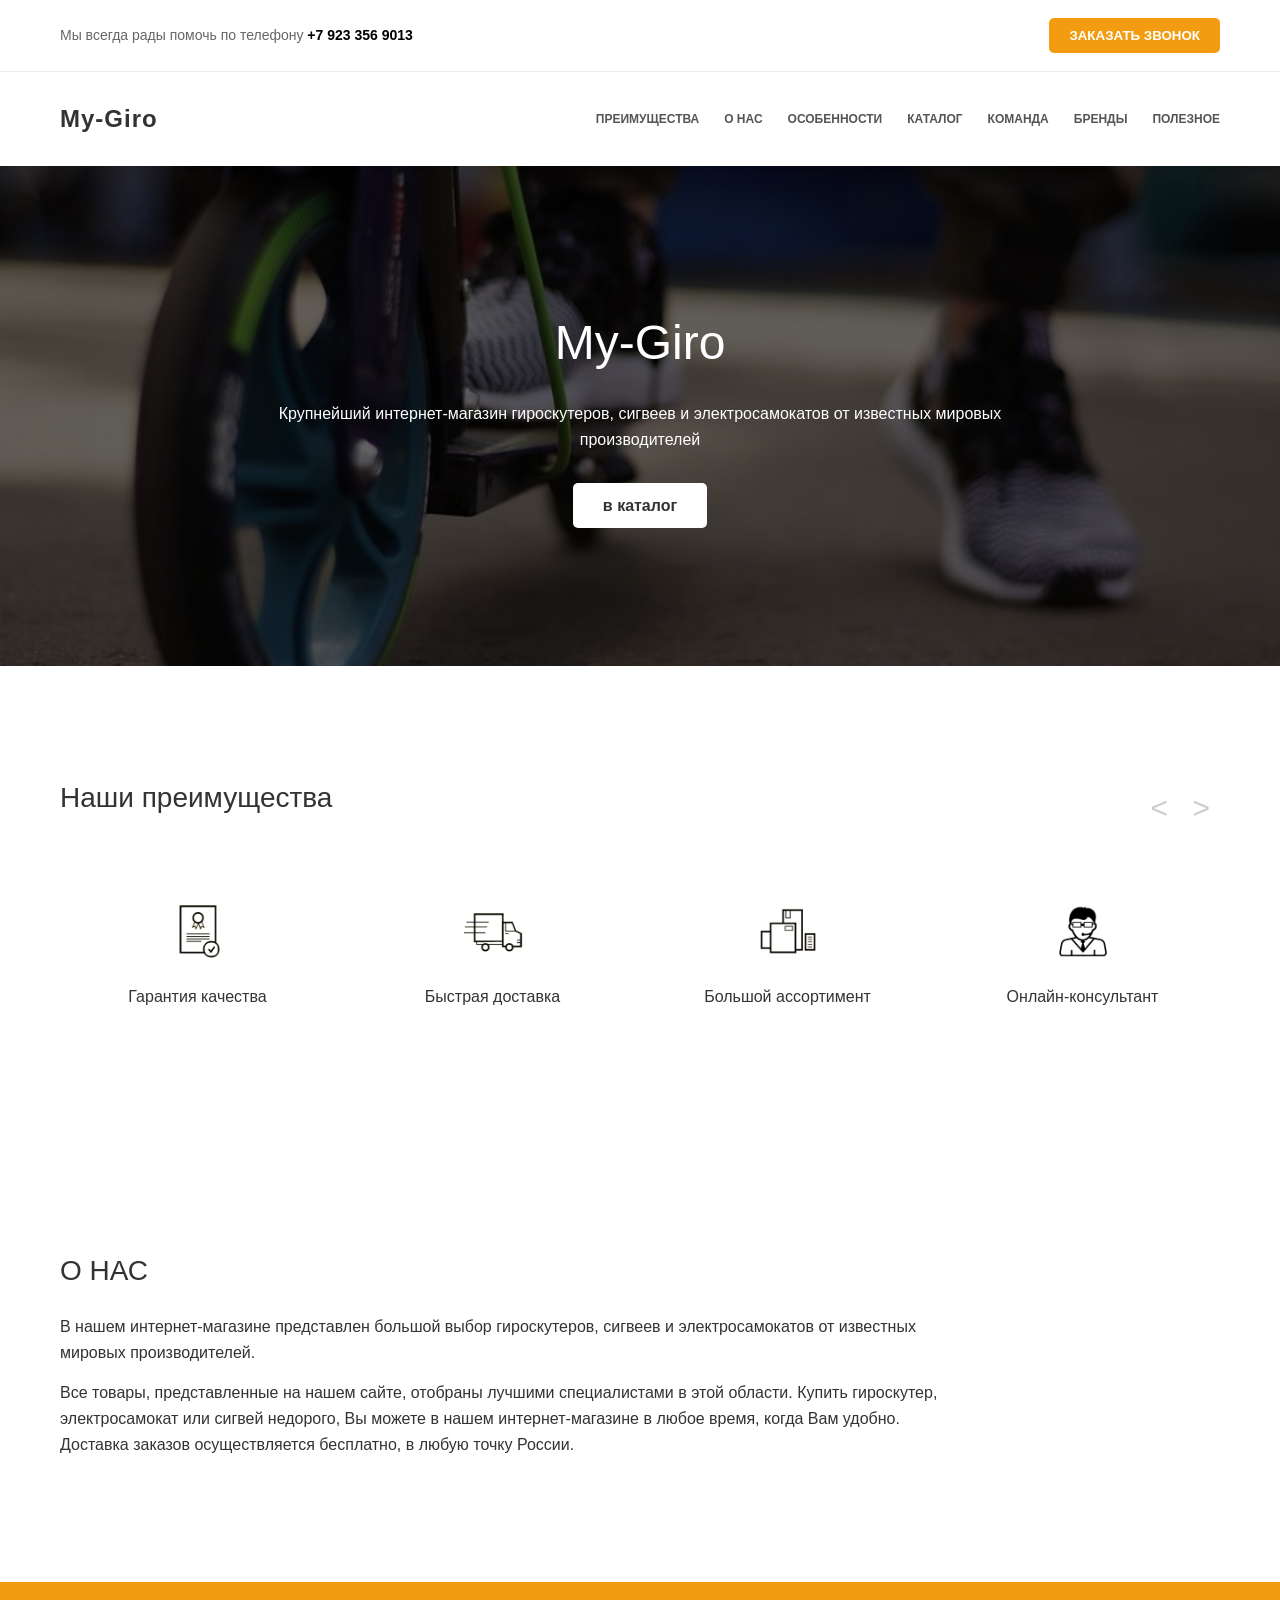
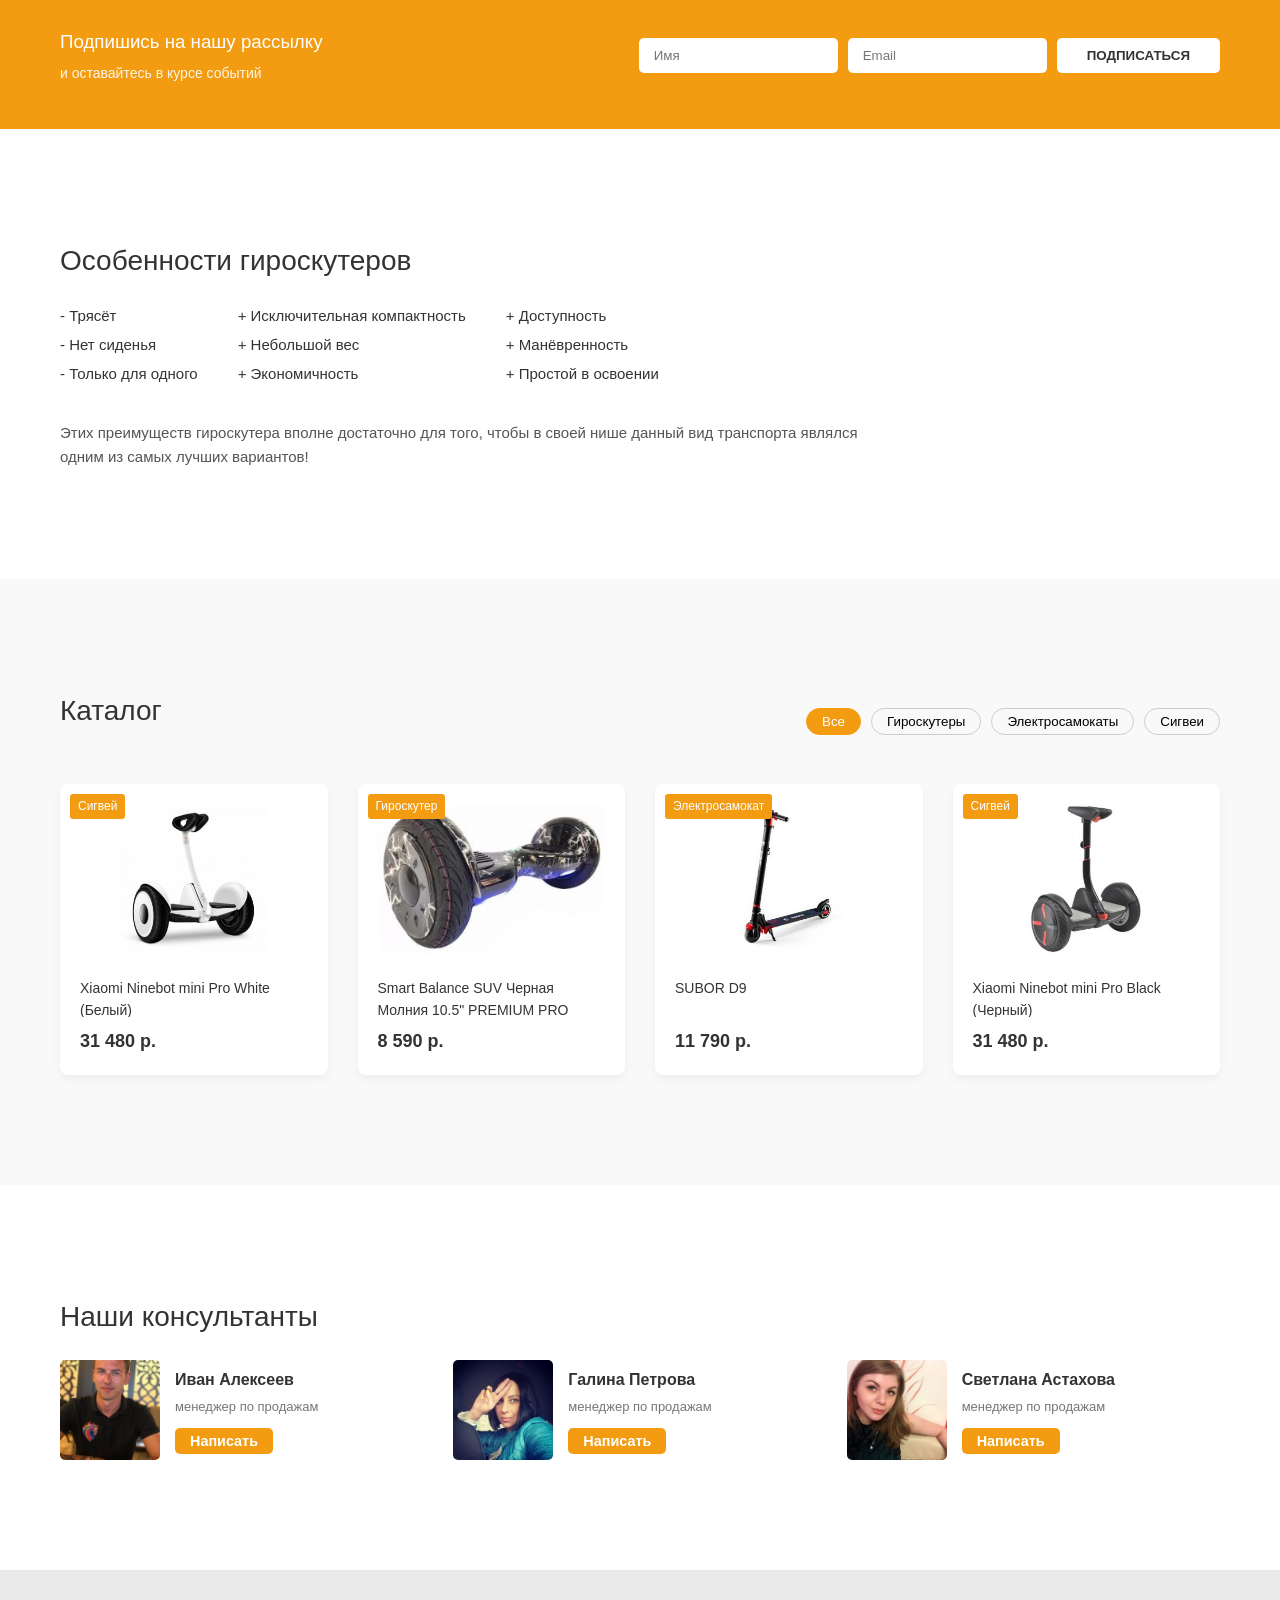
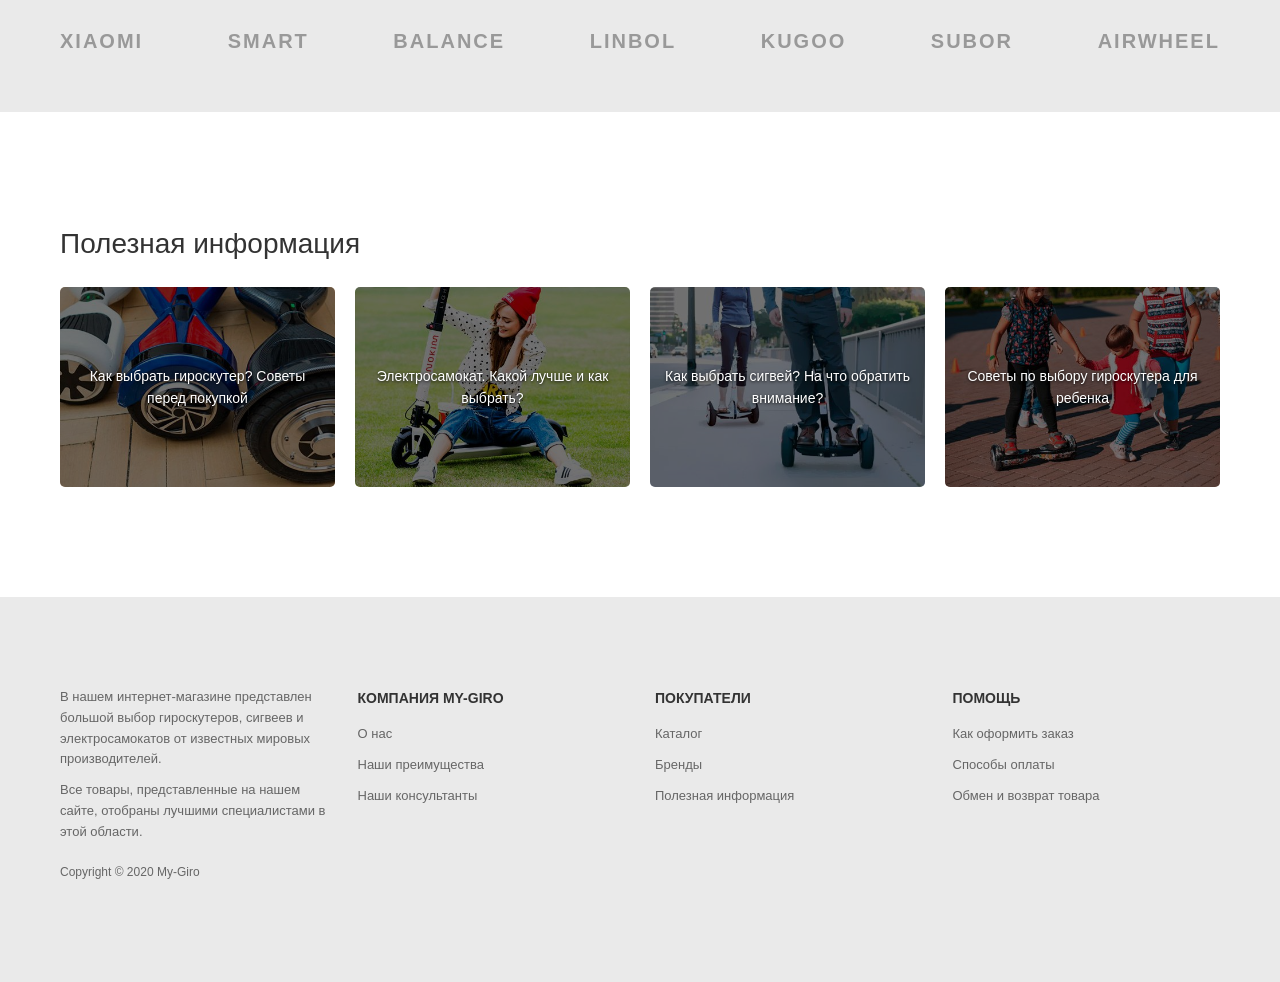
<file: index.html>
<!DOCTYPE html>
<html lang="ru">

<head>
    <meta charset="UTF-8">
    <meta name="viewport" content="width=device-width, initial-scale=1.0">
    <title>My-Giro</title>
    <link rel="stylesheet" href="css/style.css">
</head>

<body>

    <!-- Шапка -->
    <header>
        <div class="top-bar">
            <div class="container top-bar-content">
                <span>Мы всегда рады помочь по телефону <a href="tel:+79235689013">+7 923 356 9013</a></span>
                <button class="btn-orange" id="callOrderBtn">ЗАКАЗАТЬ ЗВОНОК</button>
            </div>
        </div>
        <div class="main-nav">
            <div class="container nav-content">
                <div class="logo">My-Giro</div>
                <nav>
                    <ul>
                        <li><a href="#advantages">ПРЕИМУЩЕСТВА</a></li>
                        <li><a href="#about">О НАС</a></li>
                        <li><a href="#features">ОСОБЕННОСТИ</a></li>
                        <li><a href="#catalog">КАТАЛОГ</a></li>
                        <li><a href="#team">КОМАНДА</a></li>
                        <li><a href="#brands">БРЕНДЫ</a></li>
                        <li><a href="#info">ПОЛЕЗНОЕ</a></li>
                    </ul>
                </nav>
            </div>
        </div>
    </header>

    <!-- Герой-секция -->
    <section class="hero" style="background-image: url('img/hero.jpg');">
        <div class="hero-overlay"></div>
        <div class="container hero-content">
            <h1>My-Giro</h1>
            <p>Крупнейший интернет-магазин гироскутеров, сигвеев и электросамокатов от известных мировых производителей
            </p>
            <a href="#catalog" class="btn-white">в каталог</a>
        </div>
    </section>

    <!-- Преимущества -->
    <section id="advantages" class="section-padding">
        <div class="container">
            <div class="section-header">
                <h2>Наши преимущества</h2>
                <div class="carousel-arrows">
                    <button id="prevAdv">&lt;</button>
                    <button id="nextAdv">&gt;</button>
                </div>
            </div>
            <div class="advantages-grid" id="advantagesContainer">
            </div>
        </div>
    </section>

        <!-- О нас -->
    <section id="about" class="section-padding">
        <div class="container">
            <h2>О НАС</h2>
            <p>В нашем интернет-магазине представлен большой выбор гироскутеров, сигвеев и электросамокатов от известных
                мировых производителей.</p>
            <p>Все товары, представленные на нашем сайте, отобраны лучшими специалистами в этой области. Купить
                гироскутер, электросамокат или сигвей недорого, Вы можете в нашем интернет-магазине в любое время, когда
                Вам удобно. Доставка заказов осуществляется бесплатно, в любую точку России.</p>
        </div>
    </section>

    <!-- Подписка -->
    <section class="subscription">
        <div class="container sub-content">
            <div class="sub-text">
                <h3>Подпишись на нашу рассылку</h3>
                <p>и оставайтесь в курсе событий</p>
            </div>
            <form id="subscribeForm" class="sub-form">
                <input type="text" id="subName" placeholder="Имя" required>
                <input type="email" id="subEmail" placeholder="Email" required>
                <button type="submit" class="btn-white">ПОДПИСАТЬСЯ</button>
            </form>
        </div>
    </section>

    <!-- Особенности -->
    <section id="features" class="section-padding">
        <div class="container">
            <h2>Особенности гироскутеров</h2>
            <div class="features-list">
                <div class="feature-col">
                    <ul>
                        <li>- Трясёт</li>
                        <li>- Нет сиденья</li>
                        <li>- Только для одного</li>
                    </ul>
                </div>
                <div class="feature-col">
                    <ul>
                        <li>+ Исключительная компактность</li>
                        <li>+ Небольшой вес</li>
                        <li>+ Экономичность</li>
                    </ul>
                </div>
                <div class="feature-col">
                    <ul>
                        <li>+ Доступность</li>
                        <li>+ Манёвренность</li>
                        <li>+ Простой в освоении</li>
                    </ul>
                </div>
            </div>
            <p class="features-footer">Этих преимуществ гироскутера вполне достаточно для того, чтобы в своей нише
                данный вид транспорта являлся одним из самых лучших вариантов!</p>
        </div>
    </section>

    <!-- Каталог -->
    <section id="catalog" class="section-padding bg-light">
        <div class="container">
            <div class="catalog-header">
                <h2>Каталог</h2>
                <div class="filters">
                    <button class="filter-btn active" data-filter="all">Все</button>
                    <button class="filter-btn" data-filter="gyro">Гироскутеры</button>
                    <button class="filter-btn" data-filter="scooter">Электросамокаты</button>
                    <button class="filter-btn" data-filter="sigway">Сигвеи</button>
                </div>
            </div>

            <div class="catalog-grid" id="catalogGrid">
                <!-- Товар 1 -->
                <div class="product-card" data-category="sigway">
                    <span class="product-badge orange">Сигвей</span>
                    <img src="img/product6.jpg" alt="Сигвей">
                    <p class="product-name">Xiaomi Ninebot mini Pro White (Белый)</p>
                    <p class="product-price">31 480 р.</p>
                </div>
                <!-- Товар 2 -->
                <div class="product-card" data-category="gyro">
                    <span class="product-badge orange">Гироскутер</span>
                    <img src="img/product3.jpg" alt="Гироскутер">
                    <p class="product-name">Smart Balance SUV Черная Молния 10.5" PREMIUM PRO</p>
                    <p class="product-price">8 590 р.</p>
                </div>
                <!-- Товар 3 -->
                <div class="product-card" data-category="scooter">
                    <span class="product-badge orange">Электросамокат</span>
                    <img src="img/product9.jpg" alt="Электросамокат">
                    <p class="product-name">SUBOR D9</p>
                    <p class="product-price">11 790 р.</p>
                </div>
                <!-- Товар 4 -->
                <div class="product-card" data-category="sigway">
                    <span class="product-badge orange">Сигвей</span>
                    <img src="img/product4.jpg" alt="Сигвей">
                    <p class="product-name">Xiaomi Ninebot mini Pro Black (Черный)</p>
                    <p class="product-price">31 480 р.</p>
                </div>
            </div>
        </div>
    </section>

    <!-- Консультанты -->
    <section id="team" class="section-padding">
        <div class="container">
            <h2>Наши консультанты</h2>
            <div class="team-grid">
                <div class="team-member">
                    <img src="img/consultant1.jpg" alt="Иван Алексеев">
                    <div class="member-info">
                        <h4>Иван Алексеев</h4>
                        <p>менеджер по продажам</p>
                        <button class="btn-orange small-btn open-consult-btn"
                            data-name="Иван Алексеев">Написать</button>
                    </div>
                </div>
                <div class="team-member">
                    <img src="img/consultant2.jpg" alt="Галина Петрова">
                    <div class="member-info">
                        <h4>Галина Петрова</h4>
                        <p>менеджер по продажам</p>
                        <button class="btn-orange small-btn open-consult-btn"
                            data-name="Галина Петрова">Написать</button>
                    </div>
                </div>
                <div class="team-member">
                    <img src="img/consultant3.jpg" alt="Светлана Астахова">
                    <div class="member-info">
                        <h4>Светлана Астахова</h4>
                        <p>менеджер по продажам</p>
                        <button class="btn-orange small-btn open-consult-btn"
                            data-name="Светлана Астахова">Написать</button>
                    </div>
                </div>
            </div>
        </div>
    </section>

    <!-- Бренды -->
    <section id="brands" class="brands-section">
        <div class="container brands-list">
            <span>XIAOMI</span>
            <span>SMART</span>
            <span>BALANCE</span>
            <span>LINBOL</span>
            <span>KUGOO</span>
            <span>SUBOR</span>
            <span>AIRWHEEL</span>
        </div>
    </section>

    <!-- Полезная информация -->
    <section id="info" class="section-padding">
        <div class="container">
            <h2>Полезная информация</h2>
            <div class="info-grid">
                <div class="info-card"
                    data-info="Выбор гироскутера зависит от вашего бюджета и целей. Обратите внимание на мощность двигателя и размер колес.">
                    <div class="info-card-overlay"></div>
                    <img src="img/info1.jpg" alt="Как выбрать">
                    <p>Как выбрать гироскутер? Советы перед покупкой</p>
                </div>
                <div class="info-card"
                    data-info="Электросамокаты делятся на городские (легкие) и внедорожные (мощные). Для города лучше выбирать модель с хорошей амортизацией.">
                    <div class="info-card-overlay"></div>
                    <img src="img/info2.jpg" alt="Электросамокат">
                    <p>Электросамокат. Какой лучше и как выбрать?</p>
                </div>
                <div class="info-card"
                    data-info="При выборе сигвея обратите внимание на максимальную нагрузку и наличие сертификатов безопасности.">
                    <div class="info-card-overlay"></div>
                    <img src="img/info3.jpg" alt="Сигвей">
                    <p>Как выбрать сигвей? На что обратить внимание?</p>
                </div>
                <div class="info-card"
                    data-info="Для детей лучше выбирать гироскутеры с ограничением скорости и небольшим диаметром колес (6.5 дюймов).">
                    <div class="info-card-overlay"></div>
                    <img src="img/info4.jpg" alt="Ребенку">
                    <p>Советы по выбору гироскутера для ребенка</p>
                </div>
            </div>
        </div>
    </section>

    <!-- Подвал -->
    <footer>
        <div class="container footer-content">
            <div class="footer-col">
                <p>В нашем интернет-магазине представлен большой выбор гироскутеров, сигвеев и электросамокатов от
                    известных мировых производителей.</p>
                <p>Все товары, представленные на нашем сайте, отобраны лучшими специалистами в этой области.</p>
                <p class="copyright">Copyright © 2020 My-Giro</p>
            </div>
            <div class="footer-col">
                <h4>КОМПАНИЯ MY-GIRO</h4>
                <ul>
                    <li><a href="#about">О нас</a></li>
                    <li><a href="#advantages">Наши преимущества</a></li>
                    <li><a href="#team">Наши консультанты</a></li>
                </ul>
            </div>
            <div class="footer-col">
                <h4>ПОКУПАТЕЛИ</h4>
                <ul>
                    <li><a href="#catalog">Каталог</a></li>
                    <li><a href="#brands">Бренды</a></li>
                    <li><a href="#info">Полезная информация</a></li>
                </ul>
            </div>
            <div class="footer-col">
                <h4>ПОМОЩЬ</h4>
                <ul>
                    <li><a href="#">Как оформить заказ</a></li>
                    <li><a href="#">Способы оплаты</a></li>
                    <li><a href="#">Обмен и возврат товара</a></li>
                </ul>
            </div>
        </div>
    </footer>

    <!-- Модальные окна -->
    <div class="modal" id="callModal">
        <div class="modal-content">
            <span class="close-btn">&times;</span>
            <h3>Заказать звонок</h3>
            <form id="callForm">
                <input type="text" placeholder="Ваше имя" required>
                <input type="tel" placeholder="Номер телефона" required>
                <input type="email" placeholder="Email" required>
                <button type="submit" class="btn-orange">Заказать звонок</button>
            </form>
        </div>
    </div>

    <div class="modal" id="consultModal">
        <div class="modal-content">
            <span class="close-btn">&times;</span>
            <h3 id="consultTitle">Написать консультанту</h3>
            <form id="consultForm">
                <input type="text" placeholder="Ваше имя" required>
                <input type="email" placeholder="Ваша почта" required>
                <textarea placeholder="Ваше письмо" rows="4" required></textarea>
                <button type="submit" class="btn-orange">Отправить</button>
            </form>
        </div>
    </div>

    <div class="modal" id="infoModal">
        <div class="modal-content">
            <span class="close-btn">&times;</span>
            <h3>Полезная информация</h3>
            <p id="infoText"></p>
        </div>
    </div>

    <div class="modal" id="alertModal">
        <div class="modal-content text-center">
            <span class="close-btn">&times;</span>
            <p id="alertText" style="margin-top: 15px; font-size: 18px;"></p>
        </div>
    </div>

    <script>
        //КАРУСЕЛЬ ПРЕИМУЩЕСТВ
        let advantages = [
            { img: 'img/100-kachestvo.png', text: 'Гарантия качества' },
            { img: 'img/bistraya-dostavka.png', text: 'Быстрая доставка' },
            { img: 'img/bolshoy-assortiment.png', text: 'Большой ассортимент' },
            { img: 'img/consultant.png', text: 'Онлайн-консультант' }
        ];
        const advContainer = document.getElementById('advantagesContainer');

        function renderAdvantages() {
            advContainer.innerHTML = '';
            advantages.forEach(item => {
                advContainer.innerHTML += `
                    <div class="advantage-item">
                        <img src="${item.img}" alt="${item.text}">
                        <p>${item.text}</p>
                    </div>
                `;
            });
        }

        document.getElementById('nextAdv').addEventListener('click', () => {
            const firstItem = advantages.shift();
            advantages.push(firstItem);
            renderAdvantages();
        });

        document.getElementById('prevAdv').addEventListener('click', () => {
            const lastItem = advantages.pop();
            advantages.unshift(lastItem);
            renderAdvantages();
        });

        renderAdvantages();

        //Фильтрация каталога
        const filterBtns = document.querySelectorAll('.filter-btn');
        const products = document.querySelectorAll('.product-card');

        filterBtns.forEach(btn => {
            btn.addEventListener('click', () => {
                filterBtns.forEach(b => b.classList.remove('active'));
                btn.classList.add('active');

                const filter = btn.getAttribute('data-filter');

                products.forEach(product => {
                    if (filter === 'all' || product.getAttribute('data-category') === filter) {
                        product.style.display = 'block';
                    } else {
                        product.style.display = 'none';
                    }
                });
            });
        });

        //Форма подписки
        document.getElementById('subscribeForm').addEventListener('submit', function (e) {
            e.preventDefault();
            const name = document.getElementById('subName').value;
            const email = document.getElementById('subEmail').value;

            showAlert(`Спасибо, ${name}! Вы успешно подписались на рассылку на адрес ${email}.`);
            this.reset();
        });

        //Модальные окна
        const modals = document.querySelectorAll('.modal');
        const closeBtns = document.querySelectorAll('.close-btn');

        function openModal(modalId) {
            document.getElementById(modalId).style.display = 'block';
        }

        closeBtns.forEach(btn => {
            btn.addEventListener('click', function () {
                this.closest('.modal').style.display = 'none';
            });
        });

        window.addEventListener('click', function (e) {
            modals.forEach(modal => {
                if (e.target === modal) {
                    modal.style.display = 'none';
                }
            });
        });

        //Кнопка "Заказать звонок"
        document.getElementById('callOrderBtn').addEventListener('click', () => openModal('callModal'));

        document.getElementById('callForm').addEventListener('submit', function (e) {
            e.preventDefault();
            this.closest('.modal').style.display = 'none';
            showAlert('Ваш заказ на звонок принят! Мы свяжемся с вами в ближайшее время.');
            this.reset();
        });

        //Кнопки "Написать"
        const consultBtns = document.querySelectorAll('.open-consult-btn');
        consultBtns.forEach(btn => {
            btn.addEventListener('click', function () {
                const name = this.getAttribute('data-name');
                document.getElementById('consultTitle').textContent = `Написать: ${name}`;
                openModal('consultModal');
            });
        });

        document.getElementById('consultForm').addEventListener('submit', function (e) {
            e.preventDefault();
            this.closest('.modal').style.display = 'none';
            showAlert('Ваше сообщение отправлено! Консультант свяжется с вами.');
            this.reset();
        });

        //Полезная информация
        const infoCards = document.querySelectorAll('.info-card');
        infoCards.forEach(card => {
            card.addEventListener('click', function () {
                const text = this.getAttribute('data-info');
                document.getElementById('infoText').textContent = text;
                openModal('infoModal');
            });
        });

        //Уведомление
        function showAlert(message) {
            document.getElementById('alertText').textContent = message;
            openModal('alertModal');
            setTimeout(() => {
                document.getElementById('alertModal').style.display = 'none';
            }, 4000);
        }
    </script>
</body>
</html>
</file>
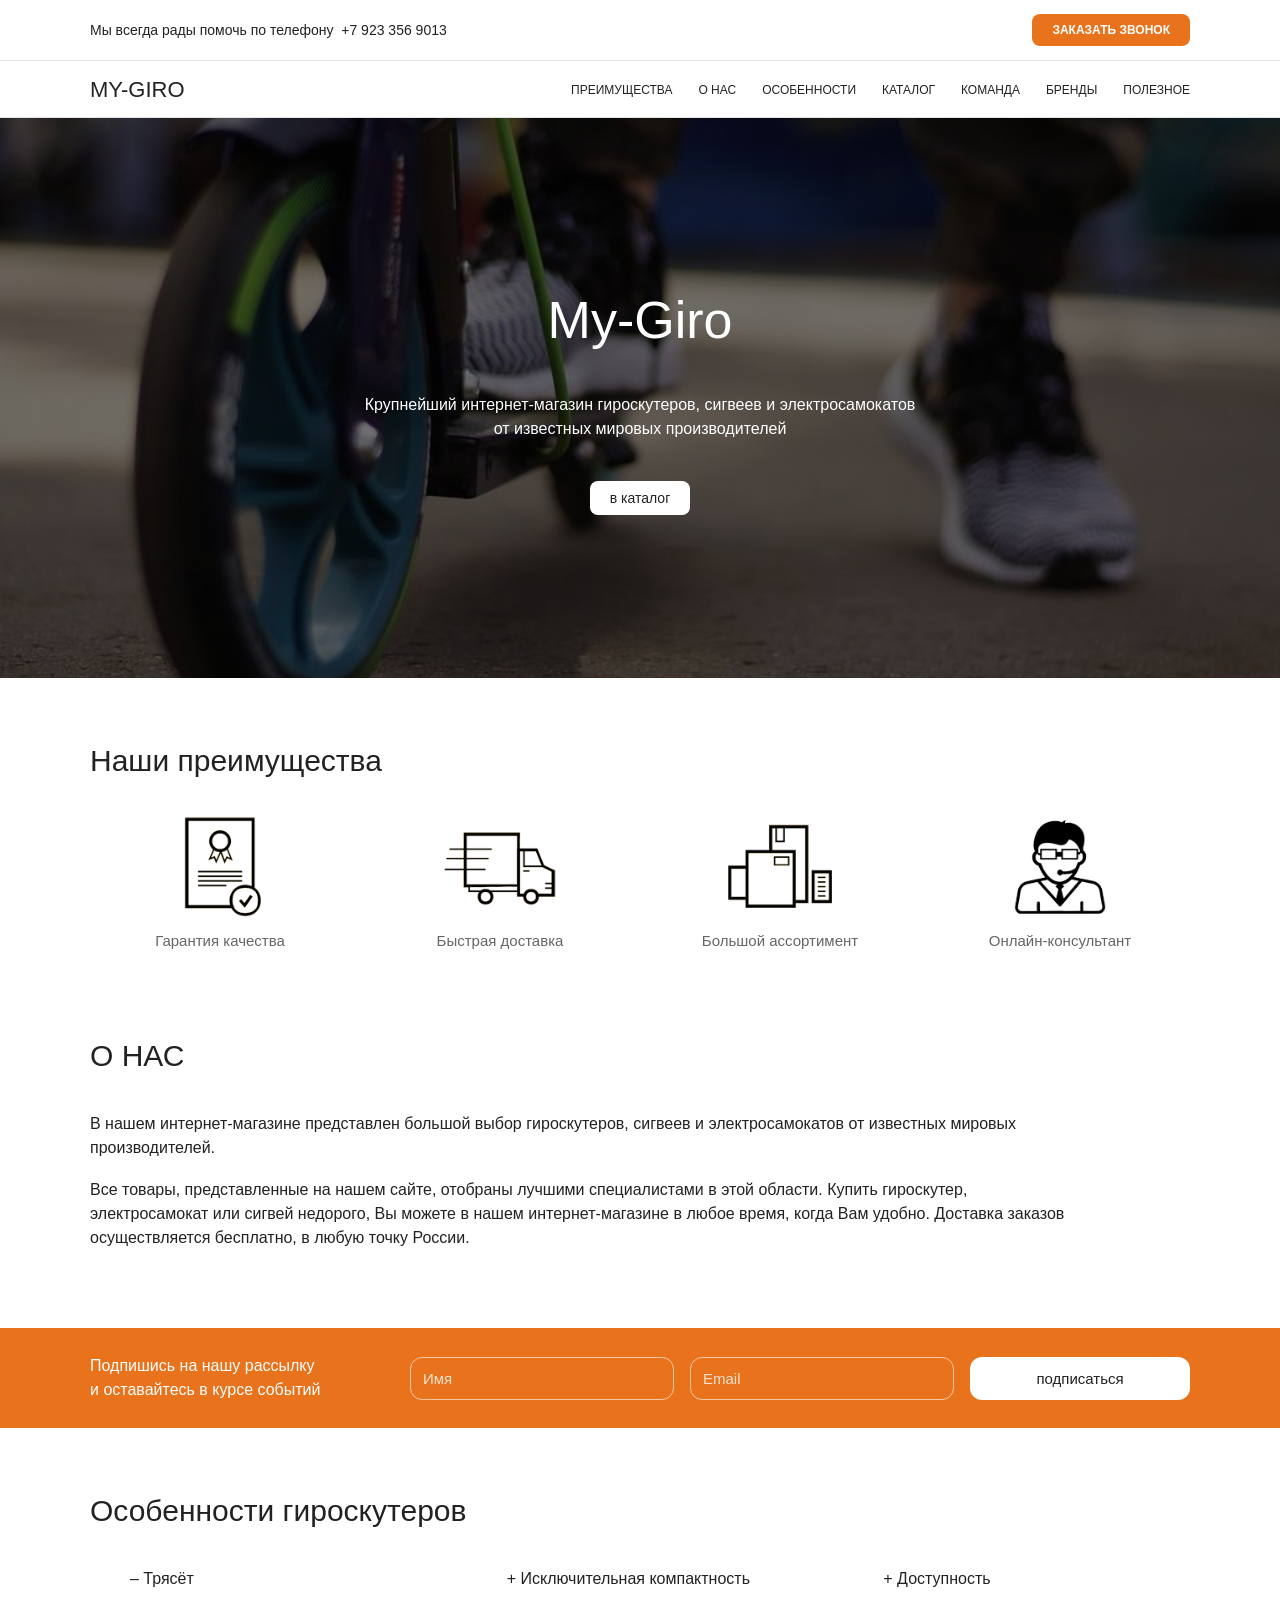
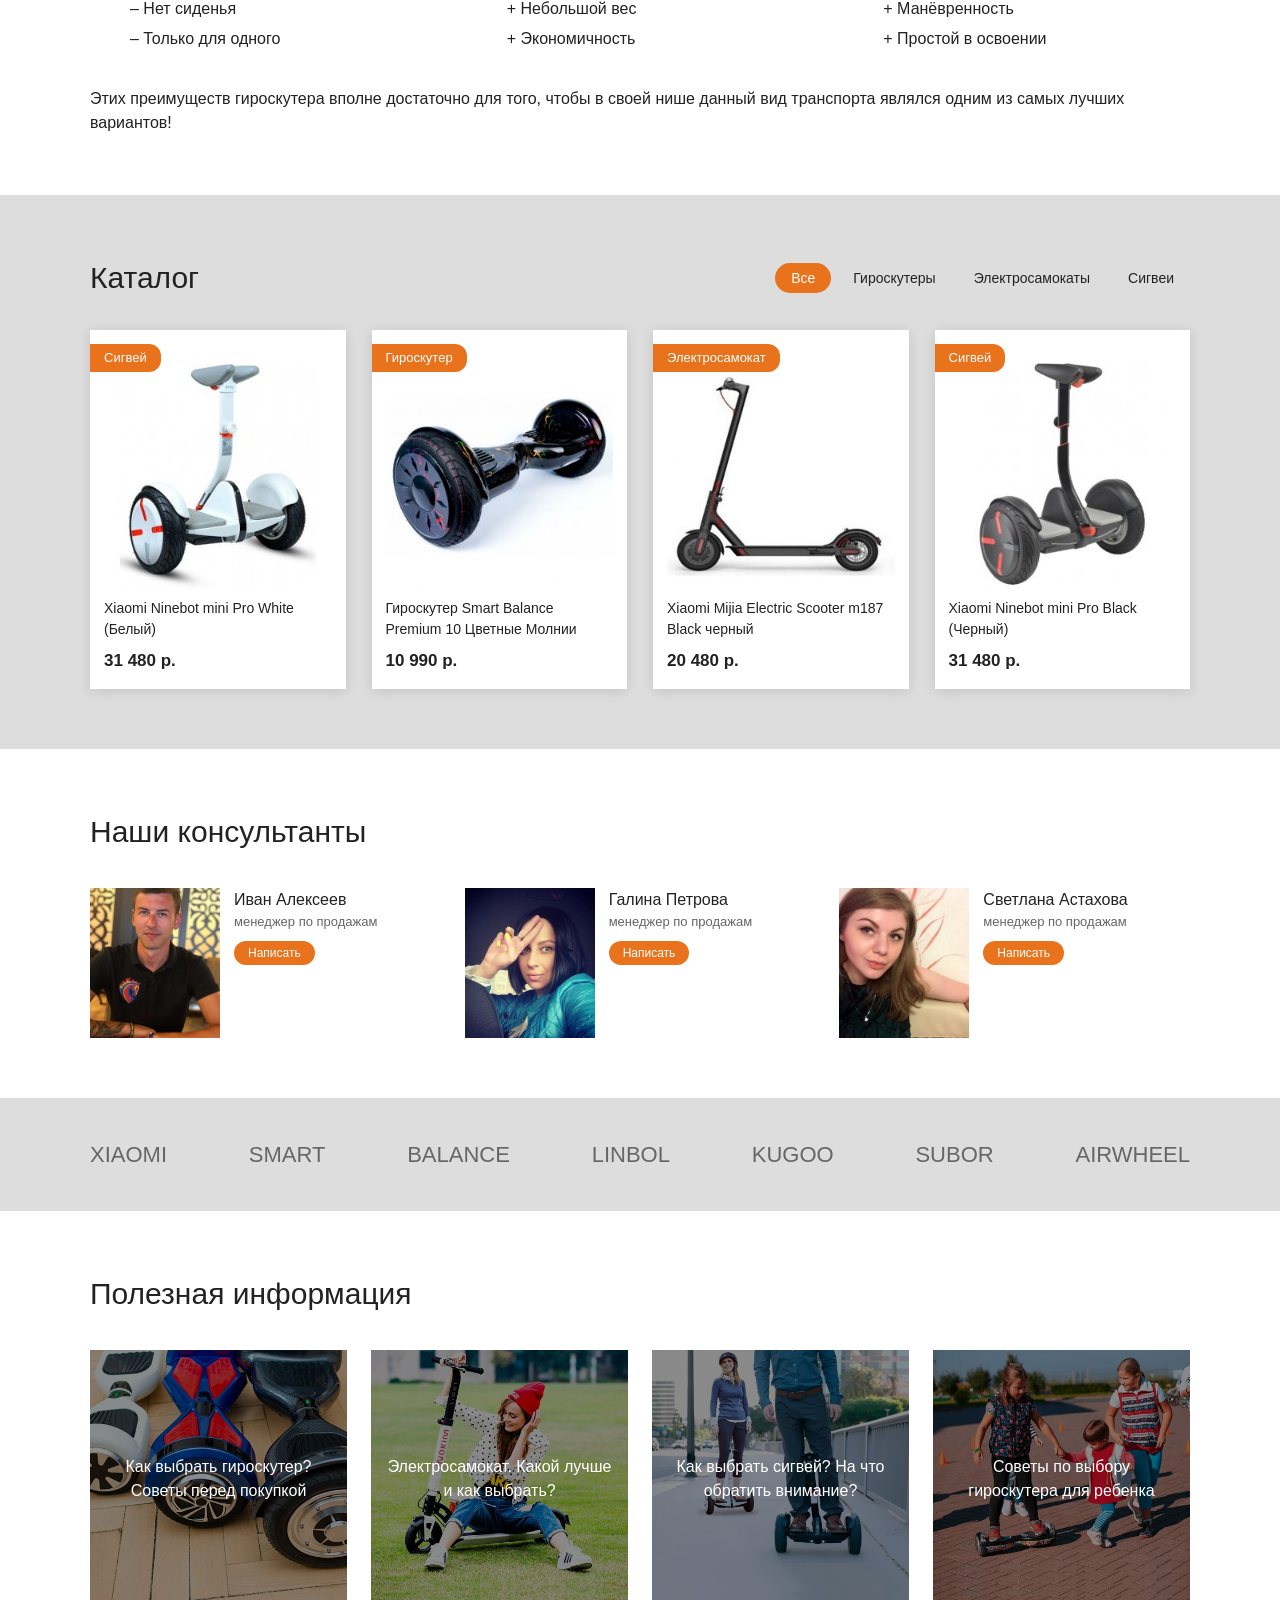
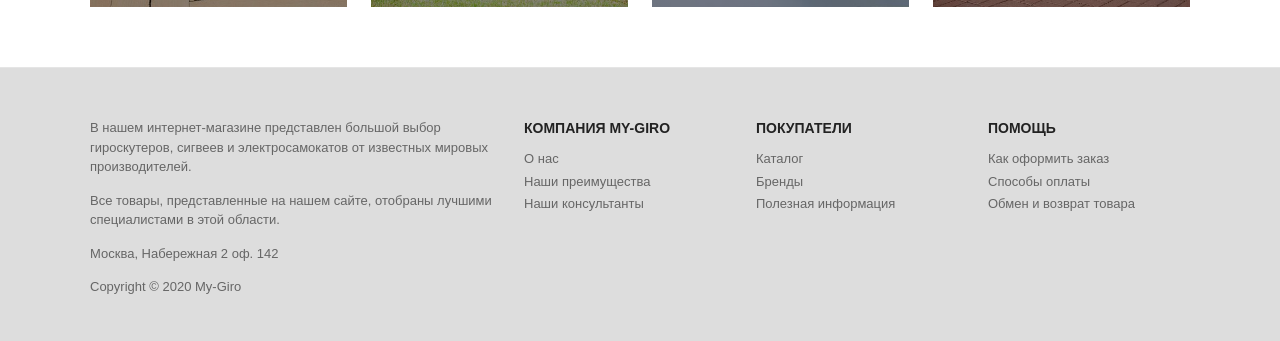
<file: Код гироскутер/index.html>
<!DOCTYPE html>
<html lang="ru">

<head>
    <meta charset="utf-8">
    <title>My-Giro — гироскутеры, сигвеи и электросамокаты</title>
    <meta name="viewport" content="width=device-width, initial-scale=1, viewport-fit=cover">
    <link rel="stylesheet" href="css/style.css">
</head>

<body>
    <div class="top">
        <div class="w"><span>Мы всегда рады помочь по телефону &nbsp;<a href="tel:+79233569013"
                    style="color:inherit;text-decoration:none">+7 923 356 9013</a></span><button class="btn"
                onclick="m(1)">Заказать звонок</button></div>
    </div>
    <nav>
        <div class="w"><a class="logo" href="#top">My-Giro</a>
            <ul>
                <li><a href="#adv">Преимущества</a>
                <li><a href="#about">О нас</a>
                <li><a href="#feat">Особенности</a>
                <li><a href="#catalog">Каталог</a>
                <li><a href="#team">Команда</a>
                <li><a href="#brands">Бренды</a>
                <li><a href="#useful">Полезное</a>
            </ul>
        </div>
    </nav>
    <header class="hero" id="top">
        <div>
            <h1>My-Giro</h1>
            <p>Крупнейший интернет-магазин гироскутеров, сигвеев и электросамокатов от известных мировых производителей
            </p><a class="btn" href="#catalog">в каталог</a>
        </div>
    </header>
    <section id="adv">
        <div class="w">
            
            <h2>Наши преимущества</h2>
            <div class="advs">
                <div class="adv"><img src="img/100-kachestvo.png" alt="Гарантия качества"><span>Гарантия качества</span>
                </div>
                <div class="adv"><img src="img/bistraya-dostavka.png" alt="Быстрая доставка"><span>Быстрая
                        доставка</span></div>
                <div class="adv"><img src="img/bolshoy-assortiment.png" alt="Большой ассортимент"><span>Большой
                        ассортимент</span></div>
                <div class="adv"><img src="img/consultant.png" alt="Онлайн-консультант"><span>Онлайн-консультант</span>
                </div>
            </div>
        </div>
    </section>
    <section id="about" style="padding-top:20px">
        <div class="w">
            <h2>О нас</h2>
            <p>В нашем интернет-магазине представлен большой выбор гироскутеров, сигвеев и электросамокатов от известных
                мировых производителей.</p>
            <p>Все товары, представленные на нашем сайте, отобраны лучшими специалистами в этой области. Купить
                гироскутер, электросамокат или сигвей недорого, Вы можете в нашем интернет-магазине в любое время, когда
                Вам удобно. Доставка заказов осуществляется бесплатно, в любую точку России.</p>
        </div>
    </section>
    <div class="sub">
        <div class="w">
            <p>Подпишись на нашу рассылку<br>и оставайтесь в курсе событий</p><input placeholder="Имя"><input
                type="email" placeholder="Email"><button onclick="this.textContent='Спасибо!'">подписаться</button>
        </div>
    </div>
    <section id="feat">
        <div class="w">
            <h2>Особенности гироскутеров</h2>
            <div class="pc">
                <ul>
                    <li>– Трясёт
                    <li>– Нет сиденья
                    <li>– Только для одного
                </ul>
                <ul>
                    <li>+ Исключительная компактность
                    <li>+ Небольшой вес
                    <li>+ Экономичность
                </ul>
                <ul>
                    <li>+ Доступность
                    <li>+ Манёвренность
                    <li>+ Простой в освоении
                </ul>
            </div>
            <p>Этих преимуществ гироскутера вполне достаточно для того, чтобы в своей нише данный вид транспорта являлся
                одним из самых лучших вариантов!</p>
        </div>
    </section>
    <section id="catalog">
        <div class="w">
            <div class="fl">
                <h2>Каталог</h2>
                <div id="f"><button
                        class="on">Все</button><button>Гироскутеры</button><button>Электросамокаты</button><button>Сигвеи</button>
                </div>
            </div>
            <div class="grid">
                <article class="card" data-c="Сигвеи"><span class="tag">Сигвей</span><img src="img/product5.jpg"
                    alt="Xiaomi Ninebot mini Pro White (Белый)">
                <h4>Xiaomi Ninebot mini Pro White (Белый)</h4><b>31 480 р.</b>
                </article>
                <article class="card" data-c="Гироскутеры"><span class="tag">Гироскутер</span><img
                        src="img/product2.jpg" alt="Гироскутер Smart Balance Premium 10 Цветные Молнии">
                    <h4>Гироскутер Smart Balance Premium 10 Цветные Молнии</h4><b>10 990 р.</b>
                </article>
                <article class="card" data-c="Электросамокаты"><span class="tag">Электросамокат</span><img
                    src="img/product7.jpg" alt="Xiaomi Mijia Electric Scooter m187 Black черный">
                <h4>Xiaomi Mijia Electric Scooter m187 Black черный</h4><b>20 480 р.</b>
                </article>
                <article class="card" data-c="Сигвеи"><span class="tag">Сигвей</span><img src="img/product4.jpg"
                        alt="Xiaomi Ninebot mini Pro Black (Черный)">
                    <h4>Xiaomi Ninebot mini Pro Black (Черный)</h4><b>31 480 р.</b>
                </article>
            </div>
        </div>
    </section>
    <section id="team">
        <div class="w">
            <h2>Наши консультанты</h2>
            <div class="cl">
                <div class="cons"><img src="img/consultant1.jpg" alt="Иван Алексеев">
                    <div>
                        <h4>Иван Алексеев</h4>
                        <p>менеджер по продажам</p><a class="btn sm" href="#call">Написать</a>
                    </div>
                </div>
                <div class="cons"><img src="img/consultant2.jpg" alt="Галина Петрова">
                    <div>
                        <h4>Галина Петрова</h4>
                        <p>менеджер по продажам</p><a class="btn sm" href="#call">Написать</a>
                    </div>
                </div>
                <div class="cons"><img src="img/consultant3.jpg" alt="Светлана Астахова">
                    <div>
                        <h4>Светлана Астахова</h4>
                        <p>менеджер по продажам</p><a class="btn sm" href="#call">Написать</a>
                    </div>
                </div>
            </div>
        </div>
    </section>
    <div class="brands" id="brands">
        <div class="w">
            <span>XIAOMI</span><span>SMART</span><span>BALANCE</span><span>LINBOL</span><span>KUGOO</span><span>SUBOR</span><span>AIRWHEEL</span>
        </div>
    </div>
    <section id="useful">
        <div class="w">
            <h2>Полезная информация</h2>
            <div class="ig"><a class="info" href="#"
                    style="background-image:linear-gradient(rgba(0,0,0,.45),rgba(0,0,0,.45)),url(img/info1.jpg)"><span>Как
                        выбрать гироскутер? Советы перед покупкой</span></a><a class="info" href="#"
                    style="background-image:linear-gradient(rgba(0,0,0,.45),rgba(0,0,0,.45)),url(img/info2.jpg)"><span>Электросамокат.
                        Какой лучше и как выбрать?</span></a><a class="info" href="#"
                    style="background-image:linear-gradient(rgba(0,0,0,.45),rgba(0,0,0,.45)),url(img/info3.jpg)"><span>Как
                        выбрать сигвей? На что обратить внимание?</span></a><a class="info" href="#"
                    style="background-image:linear-gradient(rgba(0,0,0,.45),rgba(0,0,0,.45)),url(img/info4.jpg)"><span>Советы
                        по выбору гироскутера для ребенка</span></a></div>
        </div>
    </section>
    <footer>
        <div class="w">
            <div>
                <p>В нашем интернет-магазине представлен большой выбор гироскутеров, сигвеев и электросамокатов от
                    известных мировых производителей.</p>
                <p>Все товары, представленные на нашем сайте, отобраны лучшими специалистами в этой области.</p>
                <p>Москва, Набережная 2 оф. 142</p>
                <p>Copyright © 2020 My-Giro</p>
            </div>
            <div>
                <h5>Компания My-Giro</h5><a href="#about">О нас</a><a href="#adv">Наши преимущества</a><a
                    href="#team">Наши консультанты</a>
            </div>
            <div>
                <h5>Покупатели</h5><a href="#catalog">Каталог</a><a href="#brands">Бренды</a><a href="#useful">Полезная
                    информация</a>
            </div>
            <div>
                <h5>Помощь</h5><a href="#">Как оформить заказ</a><a href="#">Способы оплаты</a><a href="#">Обмен и
                    возврат товара</a>
            </div>
        </div>
    </footer>
    <div class="modal" id="call" onclick="if(event.target===this)m(0)">
        <div style="display:contents">
            <div class="form-wrap"></div>
        </div>
    </div>
    <script>
        function m(o) { document.getElementById('call').classList.toggle('open', !!o) }
        document.getElementById('call').innerHTML = '<form onsubmit="event.preventDefault();this.innerHTML=\'<b>Спасибо! Мы перезвоним вам.</b>\'"><h4>Заказать звонок</h4><input required placeholder="Имя"><input required type="tel" placeholder="Телефон"><button class="btn">Отправить</button></form>';
        document.querySelectorAll('a.btn[href="#call"]').forEach(a => a.onclick = e => { e.preventDefault(); m(1) });
        document.querySelectorAll('#f button').forEach(b => b.onclick = () => { document.querySelectorAll('#f button').forEach(x => x.classList.toggle('on', x === b)); document.querySelectorAll('.card').forEach(c => c.classList.toggle('hide', b.textContent !== 'Все' && c.dataset.c !== b.textContent)) });
    </script>
</body>
</html>
</file>
<file: css/style.css>
/* Базовые настройки */
* {
    margin: 0;
    padding: 0;
    box-sizing: border-box;
}

body {
    font-family: 'Segoe UI', Tahoma, Geneva, Verdana, sans-serif;
    color: #333;
    line-height: 1.6;
}

a {
    text-decoration: none;
    color: inherit;
    transition: color 0.3s ease;
}

a:hover {
    color: #f39c12;
}

ul {
    list-style: none;
}

.container {
    max-width: 1200px;
    margin: 0 auto;
    padding: 0 20px;
}

/* Увеличенные вертикальные отступы секций */
.section-padding {
    padding: 110px 0;
}

.bg-light {
    background-color: #f9f9f9;
}

/* Кнопки */
.btn-orange {
    background-color: #f39c12;
    color: white;
    border: none;
    padding: 10px 20px;
    border-radius: 5px;
    cursor: pointer;
    font-weight: bold;
    transition: background 0.3s ease, transform 0.1s ease;
}

.btn-orange:hover {
    background-color: #e67e22;
}

.btn-orange:active {
    transform: scale(0.98);
}

.btn-white {
    background-color: white;
    color: #333;
    border: none;
    padding: 10px 30px;
    border-radius: 5px;
    cursor: pointer;
    font-weight: bold;
    display: inline-block;
    transition: background 0.3s ease, color 0.3s ease;
}

.btn-white:hover {
    background-color: #eee;
}

.small-btn {
    padding: 5px 15px;
    font-size: 0.9em;
    margin-top: 10px;
}

/* Шапка — увеличена по высоте */
.top-bar {
    background-color: #fff;
    border-bottom: 1px solid #eee;
    padding: 18px 0;
    font-size: 14px;
    color: #666;
}

.top-bar-content {
    display: flex;
    justify-content: space-between;
    align-items: center;
}

.top-bar a {
    color: #000;
    font-weight: bold;
}

.main-nav {
    background-color: #fff;
    padding: 28px 0;
    box-shadow: 0 2px 5px rgba(0, 0, 0, 0.05);
    position: sticky;
    top: 0;
    z-index: 1000;
}

.nav-content {
    display: flex;
    justify-content: space-between;
    align-items: center;
}

.logo {
    font-size: 24px;
    font-weight: bold;
    letter-spacing: 1px;
}

nav ul {
    display: flex;
    gap: 25px;
    font-size: 12px;
    text-transform: uppercase;
    color: #555;
    font-weight: 600;
}

/* Главный экран */
.hero {
    position: relative;
    height: 500px;
    background-size: cover;
    background-position: center;
    display: flex;
    align-items: center;
    justify-content: center;
    text-align: center;
    color: white;
}

.hero-overlay {
    position: absolute;
    top: 0;
    left: 0;
    width: 100%;
    height: 100%;
    background: rgba(0, 0, 0, 0.6);
    z-index: 1;
}

.hero-content {
    position: relative;
    z-index: 2;
    max-width: 800px;
}

.hero h1 {
    font-size: 48px;
    margin-bottom: 20px;
    font-weight: 300;
}

.hero p {
    margin-bottom: 30px;
    font-size: 16px;
}

/* Заголовки секций */
.section-header {
    display: flex;
    justify-content: space-between;
    align-items: center;
    margin-bottom: 40px;
}

.section-header h2,
h2 {
    font-size: 28px;
    font-weight: 400;
    margin-bottom: 20px;
}

/* Карусель стрелки */
.carousel-arrows button {
    background: none;
    border: none;
    font-size: 30px;
    cursor: pointer;
    color: #ccc;
    transition: color 0.3s;
    padding: 0 10px;
}

.carousel-arrows button:hover {
    color: #333;
}

/* Преимущества */
.advantages-grid {
    display: flex;
    justify-content: space-between;
    text-align: center;
    gap: 20px;
}

.advantage-item {
    flex: 1;
    padding: 20px;
}

.advantage-item img {
    width: 60px;
    height: 60px;
    object-fit: contain;
    margin-bottom: 15px;
}

/* О нас */
#about p {
    margin-bottom: 15px;
    max-width: 900px;
}

/* Подписка */
.subscription {
    background-color: #f39c12;
    color: white;
    padding: 45px 0;
}

.sub-content {
    display: flex;
    justify-content: space-between;
    align-items: center;
    flex-wrap: wrap;
    gap: 20px;
}

.sub-text h3 {
    font-weight: normal;
    margin-bottom: 5px;
}

.sub-text p {
    font-size: 14px;
    opacity: 0.9;
}

.sub-form {
    display: flex;
    gap: 10px;
}

.sub-form input {
    padding: 10px 15px;
    border: none;
    border-radius: 5px;
    outline: none;
}

/* Особенности */
.features-list {
    display: flex;
    gap: 40px;
    margin-bottom: 30px;
}

.feature-col ul li {
    margin-bottom: 5px;
    font-size: 15px;
}

.features-footer {
    max-width: 800px;
    font-size: 15px;
    color: #555;
}

/* Каталог */
.catalog-header {
    display: flex;
    justify-content: space-between;
    align-items: center;
    margin-bottom: 30px;
}

.filters {
    display: flex;
    gap: 10px;
}

.filter-btn {
    background: transparent;
    border: 1px solid #ccc;
    padding: 5px 15px;
    border-radius: 20px;
    cursor: pointer;
    transition: all 0.3s;
}

.filter-btn.active,
.filter-btn:hover {
    background-color: #f39c12;
    color: white;
    border-color: #f39c12;
}

.catalog-grid {
    display: grid;
    grid-template-columns: repeat(auto-fit, minmax(250px, 1fr));
    gap: 30px;
}

.product-card {
    background: white;
    padding: 20px;
    border-radius: 8px;
    box-shadow: 0 4px 10px rgba(0, 0, 0, 0.05);
    text-align: left;
    position: relative;
    transition: transform 0.2s;
    cursor: pointer;
}

.product-card:hover {
    transform: translateY(-5px);
}

.product-badge {
    position: absolute;
    top: 10px;
    left: 10px;
    background-color: #f39c12;
    color: white;
    padding: 3px 8px;
    border-radius: 3px;
    font-size: 12px;
}

.product-card img {
    width: 100%;
    height: 150px;
    object-fit: contain;
    margin-bottom: 15px;
}

.product-name {
    font-size: 14px;
    margin-bottom: 10px;
    height: 40px;
    overflow: hidden;
}

.product-price {
    font-weight: bold;
    font-size: 18px;
}

/* Команда */
.team-grid {
    display: flex;
    justify-content: space-between;
    gap: 20px;
    flex-wrap: wrap;
}

.team-member {
    display: flex;
    gap: 15px;
    align-items: center;
    flex: 1;
    min-width: 300px;
}

.team-member img {
    width: 100px;
    height: 100px;
    object-fit: cover;
    border-radius: 5px;
}

.member-info h4 {
    margin-bottom: 5px;
}

.member-info p {
    font-size: 13px;
    color: #777;
}

/* Бренды */
.brands-section {
    background-color: #eaeaea;
    padding: 55px 0;
}

.brands-list {
    display: flex;
    justify-content: space-between;
    flex-wrap: wrap;
    font-size: 20px;
    color: #999;
    font-weight: bold;
    letter-spacing: 2px;
}

/* Полезное */
.info-grid {
    display: grid;
    grid-template-columns: repeat(auto-fit, minmax(200px, 1fr));
    gap: 20px;
}

.info-card {
    position: relative;
    cursor: pointer;
    overflow: hidden;
    border-radius: 5px;
    height: 200px;
    /* Центрируем текст внутри карточки */
    display: flex;
    align-items: center;
    justify-content: center;
}

.info-card img {
    position: absolute;
    top: 0;
    left: 0;
    width: 100%;
    height: 100%;
    object-fit: cover;
    z-index: 0;
    transition: transform 0.3s;
}

.info-card:hover img {
    transform: scale(1.05);
}

/* Затемнение поверх картинки*/
.info-card-overlay {
    position: absolute;
    top: 0;
    left: 0;
    width: 100%;
    height: 100%;
    background: rgba(0, 0, 0, 0.55);
    z-index: 1;
    transition: background 0.3s ease;
}

.info-card:hover .info-card-overlay {
    background: rgba(0, 0, 0, 0.4);
}

/* Текст по центру картинки */
.info-card p {
    position: relative;
    z-index: 2;
    color: white;
    padding: 15px;
    font-size: 14px;
    margin: 0;
    text-align: center;
    background: none;
    text-shadow: 0 1px 3px rgba(0, 0, 0, 0.8);
}

/* Подвал */
footer {
    background-color: #eaeaea;
    padding: 90px 0;
    font-size: 13px;
}

.footer-content {
    display: flex;
    justify-content: space-between;
    flex-wrap: wrap;
    gap: 30px;
}

.footer-col {
    flex: 1;
    min-width: 200px;
}

.footer-col h4 {
    margin-bottom: 15px;
    font-size: 14px;
    color: #333;
}

.footer-col p {
    margin-bottom: 10px;
    color: #666;
}

.footer-col ul li {
    margin-bottom: 10px;
}

.footer-col ul li a {
    color: #666;
}

.copyright {
    margin-top: 20px;
    font-size: 12px;
}

/* Модальные окна */
.modal {
    display: none;
    position: fixed;
    z-index: 2000;
    left: 0;
    top: 0;
    width: 100%;
    height: 100%;
    background-color: rgba(0, 0, 0, 0.5);
    overflow: auto;
}

.modal-content {
    background-color: #fefefe;
    margin: 10% auto;
    padding: 30px;
    border: 1px solid #888;
    width: 100%;
    max-width: 400px;
    border-radius: 8px;
    position: relative;
    box-shadow: 0 10px 25px rgba(0, 0, 0, 0.2);
}

.modal-content h3 {
    margin-bottom: 20px;
    font-weight: 500;
}

.close-btn {
    color: #aaa;
    float: right;
    font-size: 28px;
    font-weight: bold;
    cursor: pointer;
    line-height: 1;
    margin-top: -10px;
}

.close-btn:hover {
    color: #000;
}

.modal-content form {
    display: flex;
    flex-direction: column;
    gap: 15px;
}

.modal-content input,
.modal-content textarea {
    width: 100%;
    padding: 12px;
    border: 1px solid #ddd;
    border-radius: 5px;
    font-family: inherit;
    outline: none;
}

.modal-content input:focus,
.modal-content textarea:focus {
    border-color: #f39c12;
}

.text-center {
    text-align: center;
}
</file>
<file: Код гироскутер/css/style.css>
:root {
    --bg: #fff;
    --tx: #222;
    --mu: #666;
    --gold: #e8731c;
    --or: #e8731c;
    --card: #fff;
    --line: #e5e5e5;
    --soft: #dddddd;
    box-sizing: border-box;
    padding-top: env(safe-area-inset-top, 0px);
    padding-bottom: env(safe-area-inset-bottom, 0px)
}

/* для всего */
* {
    box-sizing: border-box;
    margin: 0
}

html {
    scroll-behavior: smooth;
    scroll-padding-top: 70px
}

/* тело */
body {
    background: var(--bg);
    color: var(--tx);
    font: 16px/1.5 Roboto, "Helvetica Neue", Arial, sans-serif
}

   /* не дает сайту растягиваться на весь экран */
.w {
    max-width: 1140px;
    margin: 0 auto;
    padding: 0 20px
}

section {
    padding: 60px 0
}

h2 {
    font-weight: 400;
    font-size: 30px;
    margin-bottom: 34px
}

.top {
    border-bottom: 1px solid var(--line);
    font-size: 14px
}

.top .w {
    display: flex;
    justify-content: space-between;
    align-items: center;
    padding-top: 14px;
    padding-bottom: 14px;
    gap: 10px;
    flex-wrap: wrap
}

.btn {
    display: inline-block;
    background: var(--or);
    color: #fff; /* цвет */
    border: 0;
    border-radius: 8px;
    padding: 9px 20px;
    font: 600 12px Arial;
    text-transform: uppercase;
    text-decoration: none;
    cursor: pointer
}

.btn.sm {
    background: var(--gold);
    text-transform: none;
    font-weight: 400;
    padding: 5px 14px;
    border-radius: 12px
}
 /* остается на экране при прокрутке страницы вниз */
nav { 
    position: sticky;
    top: env(safe-area-inset-top, 0px);
    background: var(--bg);
    z-index: 5;
    border-bottom: 1px solid var(--line)
}

nav .w {
    display: flex;
    justify-content: space-between;
    align-items: center;
    height: 56px
}

.logo {
    font-size: 22px;
    font-weight: 500;
    color: var(--tx);
    text-decoration: none
}

nav ul {
    display: flex;
    gap: 26px;
    list-style: none;
    padding: 0;
    overflow-x: auto
}

nav a {
    color: var(--tx);
    text-decoration: none;
    font-size: 12px;
    text-transform: uppercase;
    white-space: nowrap
}

.hero {
    min-height: 560px;
    background: linear-gradient(rgba(0, 0, 0, .55), rgba(0, 0, 0, .55)), url(../img/hero.jpg) center/cover;
    color: #fff;
    display: flex;
    align-items: center;
    justify-content: center;
    text-align: center;
    padding: 40px 20px
}

.hero h1 {
    font-weight: 400;
    font-size: 52px;
    margin-bottom: 34px
}

.hero p {
    max-width: 560px;
    margin: 0 auto 40px
}

.hero .btn {
    background: #fff;
    color: #222;
    text-transform: none;
    font-weight: 400;
    font-size: 14px
}

.advs {
    display: grid; /* выстраивает элементы в 4 одинаковые колонки */
    grid-template-columns: repeat(4, 1fr);
    gap: 20px;
    text-align: center
}

.adv img {
    height: 100px;
    display: block;
    margin: 0 auto 12px;
    filter: var(--inv, none)
}

.adv span {
    color: var(--mu);
    font-size: 15px
}

#about h2 {
    text-transform: uppercase
}

#about p {
    margin-bottom: 18px;
    max-width: 1000px
}

.sub {
    background: var(--gold);
    color: #fff;
    padding: 26px 0
}

.sub .w {
    display: flex;
    gap: 16px;
    align-items: center;
    flex-wrap: wrap
}

.sub p {
    flex: 1 1 220px
}

.sub input {
    flex: 1 1 180px;
    background: transparent;
    border: 1px solid rgba(255, 255, 255, .6);
    border-radius: 12px;
    padding: 12px;
    color: #fff;
    font-size: 15px
}

.sub input::placeholder {
    color: rgba(255, 255, 255, .8)
}

.sub button {
    background: #fff;
    color: #222;
    border: 0;
    border-radius: 12px;
    padding: 13px 40px;
    font-size: 15px;
    cursor: pointer;
    flex: 0 1 220px
}

.pc {
    display: grid;
    grid-template-columns: 1fr 1fr 1fr;
    gap: 30px;
    margin-bottom: 30px
}

.pc li {
    list-style: none;
    margin-bottom: 6px
}

.fl {
    display: flex;
    justify-content: space-between;
    align-items: center;
    flex-wrap: wrap;
    gap: 14px;
    margin-bottom: 30px
}

.fl h2 {
    margin: 0
}

.fl div {
    display: flex;
    gap: 6px;
    flex-wrap: wrap
}

.fl button {
    background: none;
    border: 0;
    color: var(--tx);
    padding: 7px 16px;
    border-radius: 16px;
    cursor: pointer;
    font-size: 14px
}

.fl button.on {
    background: var(--gold);
    color: #fff
}

  /* Использование переменной --soft позволяет легко поменять цвет фона каталога в одном месте */
#catalog {
    background: var(--soft);
}

.grid {
    display: grid;
    grid-template-columns: repeat(4, 1fr);
    gap: 26px
}

.card {
    position: relative;
    background: var(--card);
    box-shadow: 0 2px 12px rgba(0, 0, 0, .12);
    padding: 0 14px 16px;
    display: flex;
    flex-direction: column
}

.card.hide {
    display: none
}

.tag {
    position: absolute;
    left: 0;
    top: 14px;
    background: var(--gold);
    color: #fff;
    font-size: 13px;
    padding: 4px 14px;
    border-radius: 0 12px 12px 0
}

.card img {
    width: 100%;
    aspect-ratio: 1;
    object-fit: contain;
    margin-top: 30px;
    background: #fff
}

.card h4 {
    font-weight: 400;
    font-size: 14px;
    margin: 10px 0 8px;
    flex: 1
}

.card b {
    font-size: 17px
}

.cl {
    display: grid;
    grid-template-columns: repeat(3, 1fr);
    gap: 24px
}

.cons {
    display: flex;
    gap: 14px;
    align-items: flex-start
}

.cons img {
    width: 130px;
    height: 150px;
    object-fit: cover
}

.cons h4 {
    font-weight: 500
}

.cons p {
    font-size: 13px;
    color: var(--mu);
    margin-bottom: 8px
}

.brands {
    background: var(--soft);
    padding: 40px 0
}

.brands .w {
    display: flex;
    justify-content: space-between;
    flex-wrap: wrap;
    gap: 16px;
    font-size: 22px;
    font-weight: 500;
    color: var(--mu)
}

.ig {
    display: grid;
    grid-template-columns: repeat(4, 1fr);
    gap: 24px
}

.info {
    aspect-ratio: 1;
    background-size: cover;
    background-position: center;
    display: flex;
    align-items: center;
    justify-content: center;
    text-align: center;
    color: #fff;
    text-decoration: none;
    padding: 16px
}

footer {
    background: var(--soft);
    border-top: 1px solid var(--line);
    padding: 50px 0 30px;
    font-size: 13px
}

footer .w {
    display: grid;
    grid-template-columns: 2fr 1fr 1fr 1fr;
    gap: 30px
}

footer h5 {
    font-size: 14px;
    text-transform: uppercase;
    margin-bottom: 10px
}

footer a {
    display: block;
    color: var(--mu);
    text-decoration: none;
    margin-bottom: 3px
}

footer p {
    color: var(--mu);
    margin-bottom: 14px
}

.modal {
    position: fixed;
    inset: 0;
    background: rgba(0, 0, 0, .6);
    display: none;
    align-items: center;
    justify-content: center;
    z-index: 9;
    padding: 20px
}

.modal.open {
    display: flex
}

.modal form {
    background: var(--card);
    padding: 28px;
    border-radius: 12px;
    display: grid;
    gap: 12px;
    width: min(340px, 100%)
}

.modal input {
    padding: 11px;
    border: 1px solid var(--line);
    border-radius: 8px;
    background: var(--bg);
    color: var(--tx)
}

@media(max-width:900px) { /* адаптация сайта под экраны планшетов и телефонов */
    .advs, .grid, .ig {
        grid-template-columns: 1fr 1fr
    }

    .cl, .pc {
        grid-template-columns: 1fr
    }

    footer .w {
        grid-template-columns: 1fr 1fr
    }

    nav ul {
        gap: 16px
    }

    .logo {
        margin-right: 16px
    }

    .hero h1 {
        font-size: 38px
    }
}
</file>
